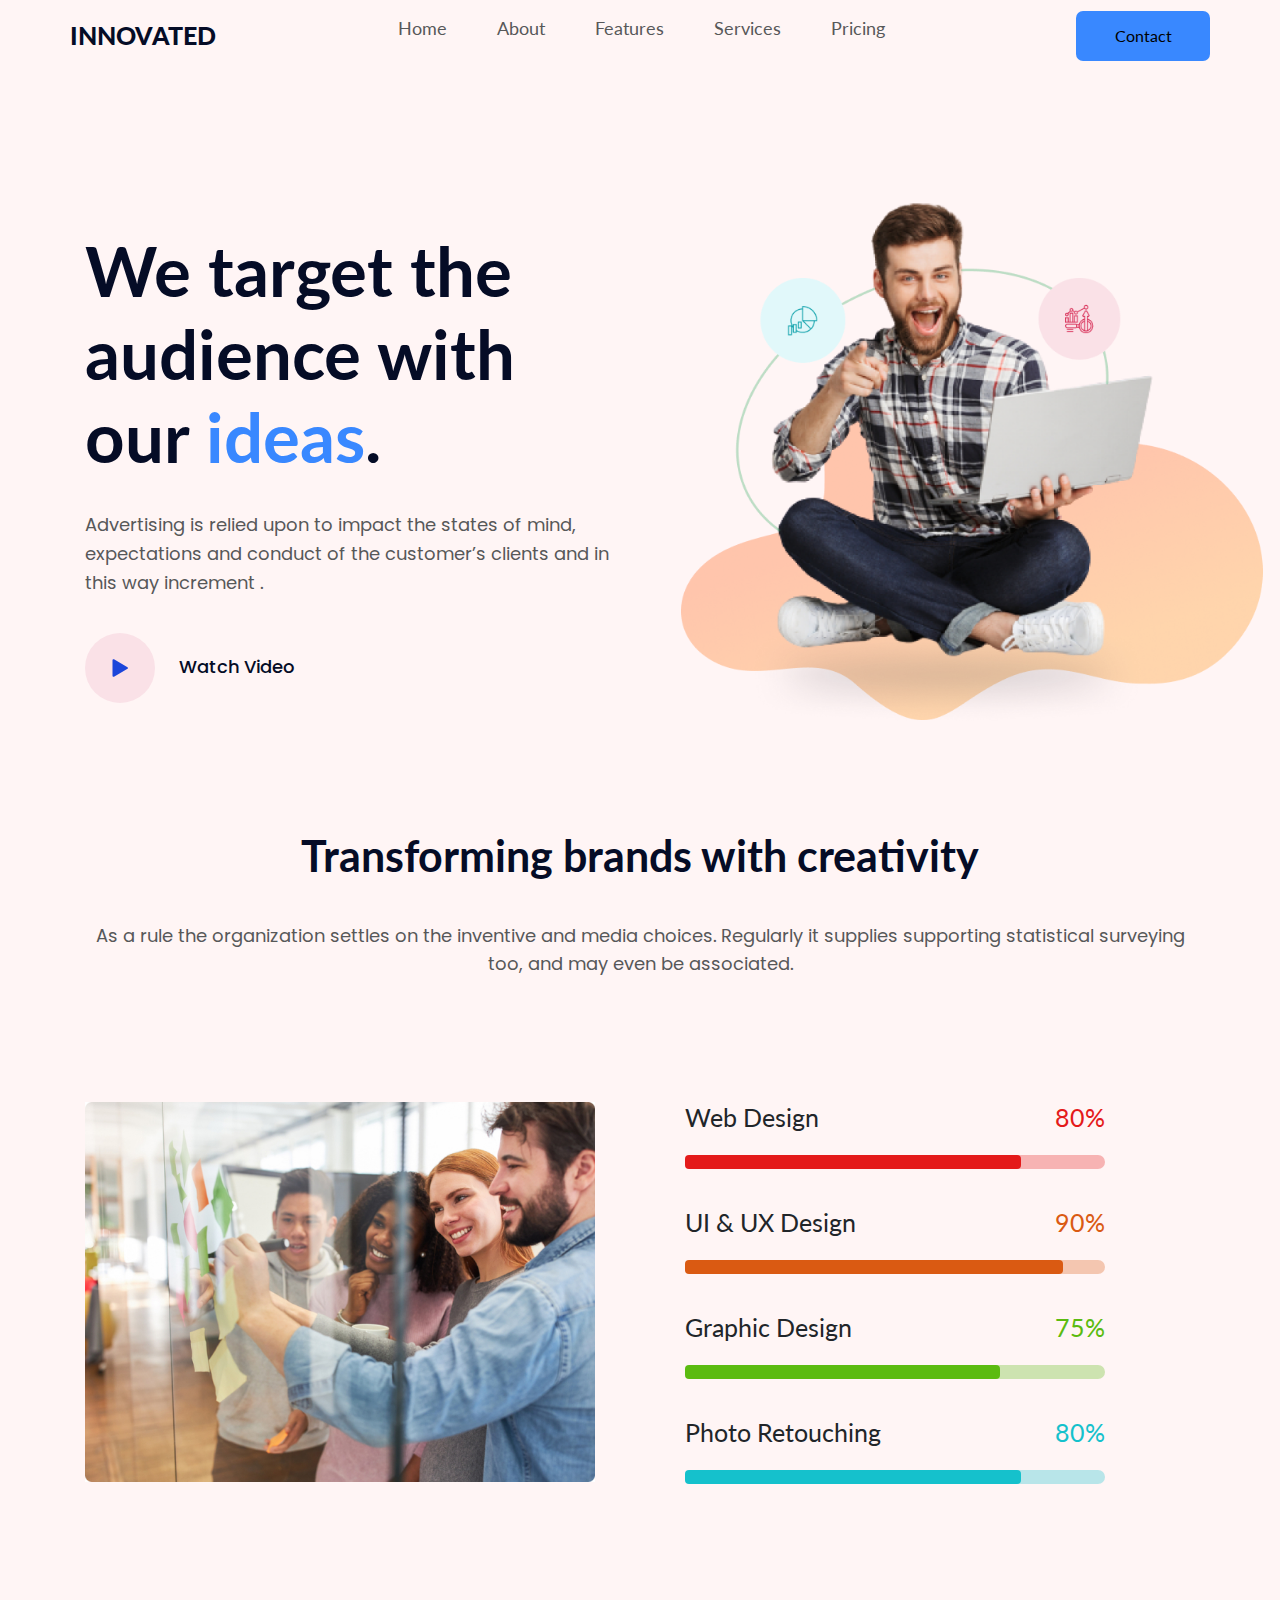
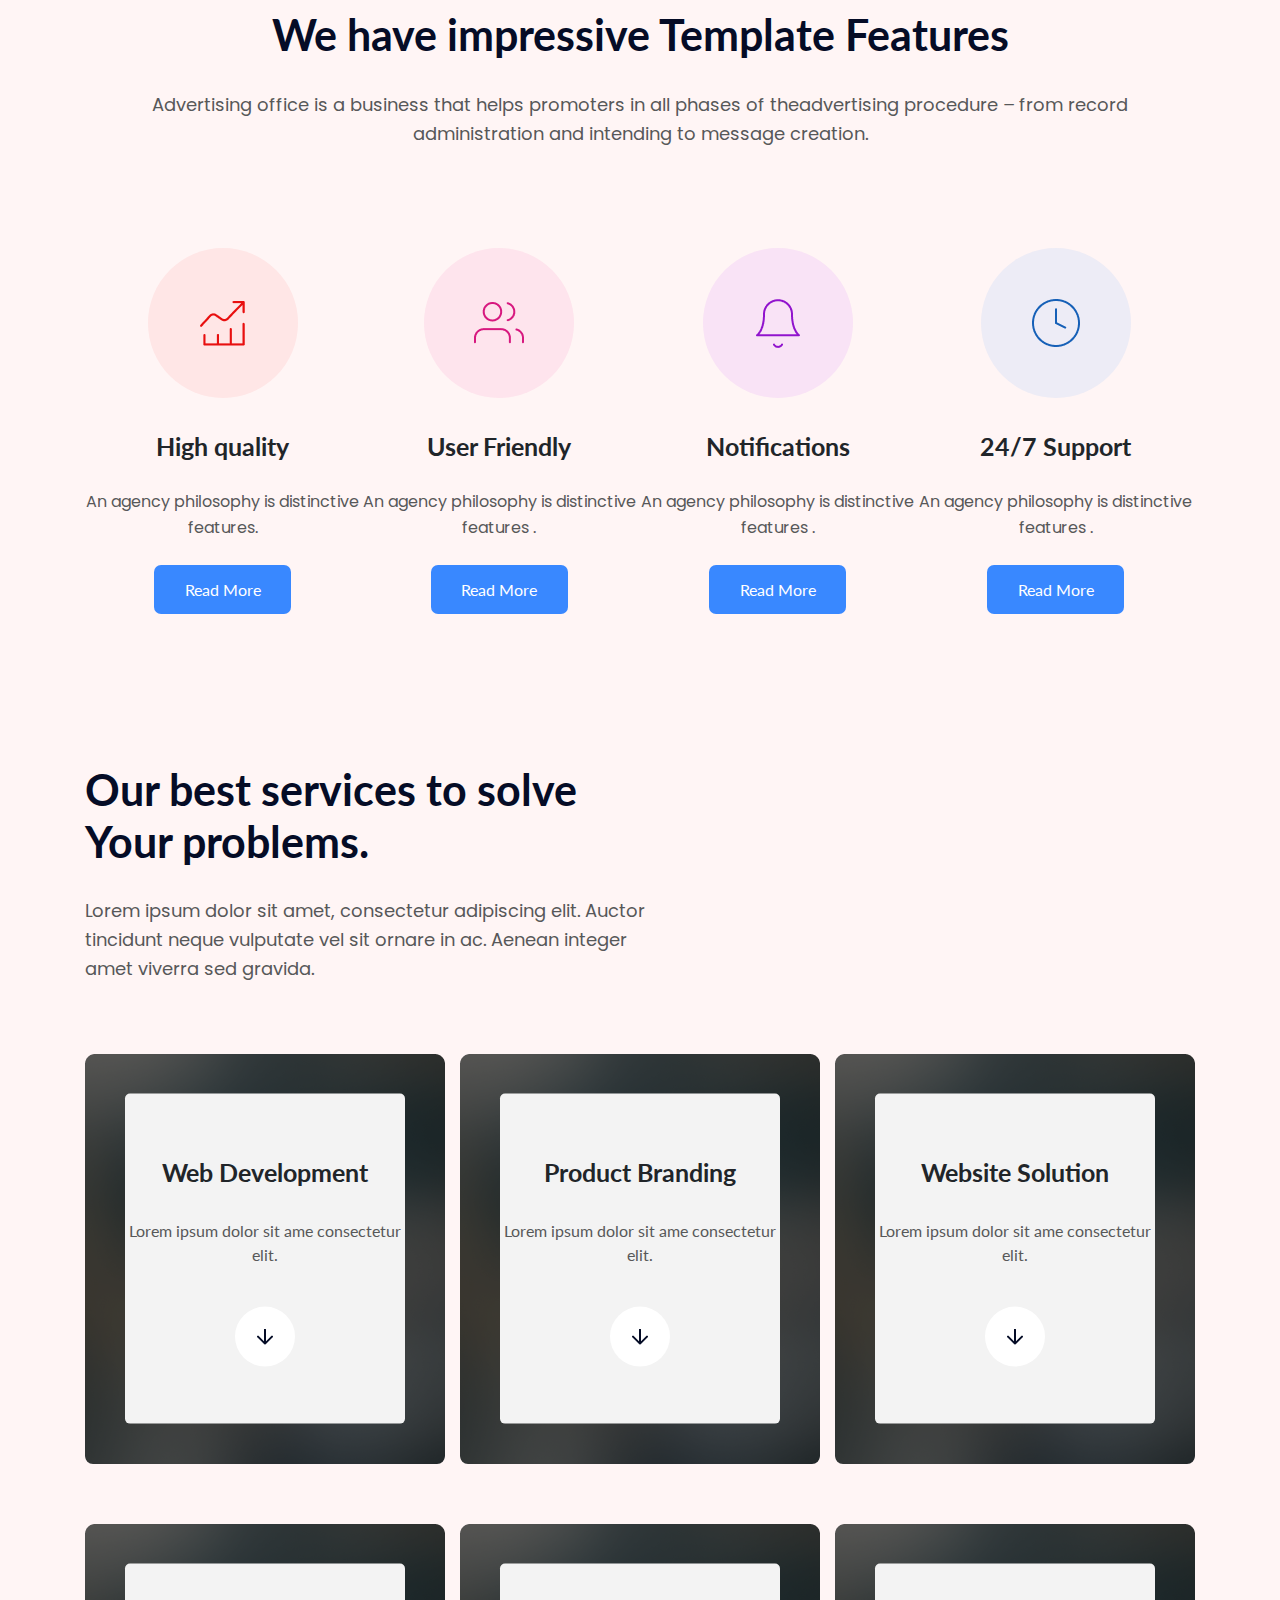
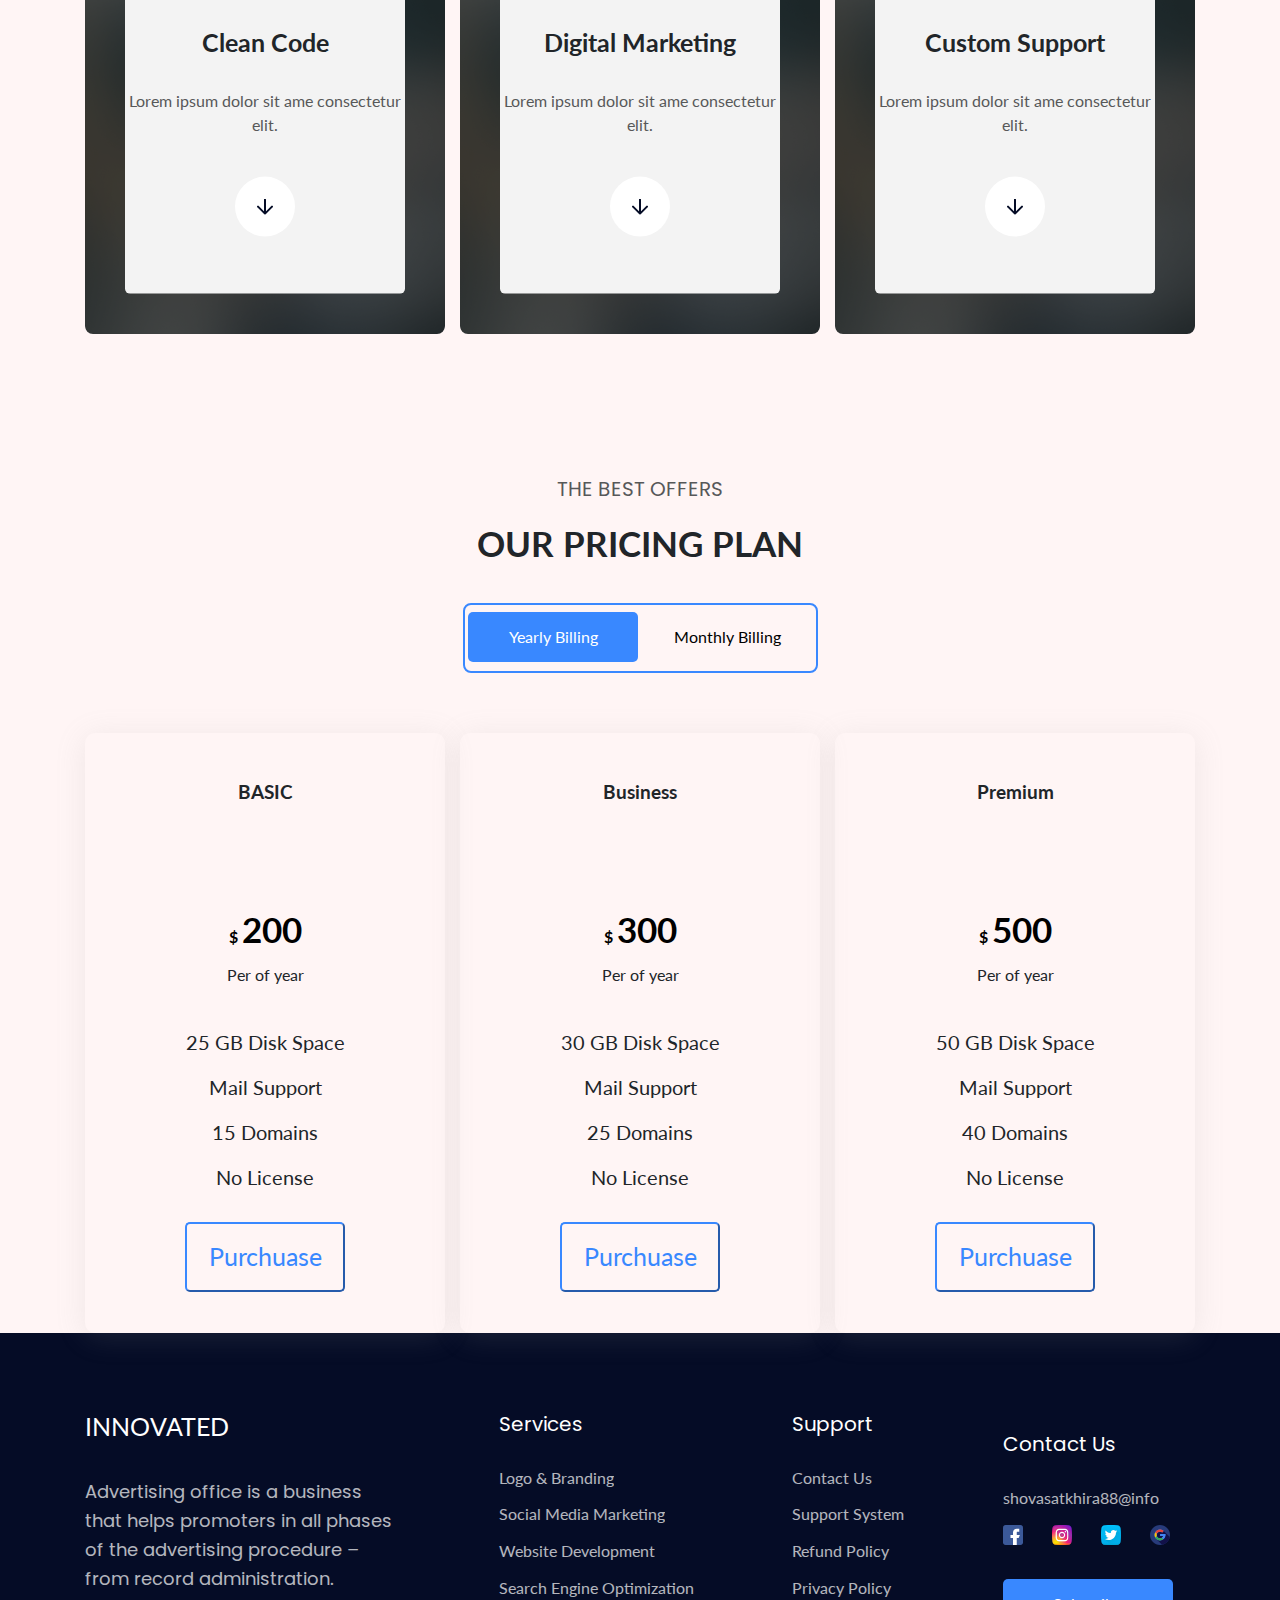
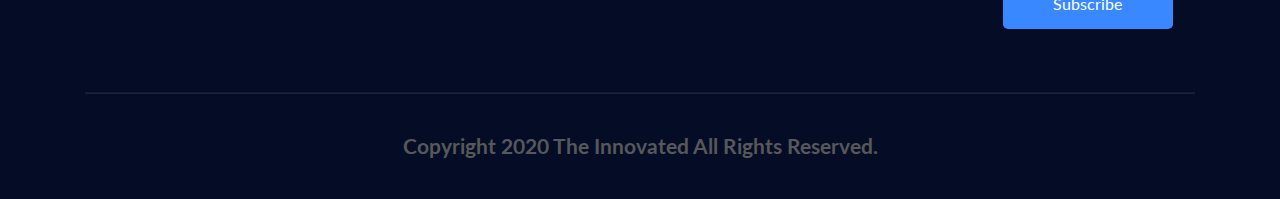
<file: projects/Innovated/index.html>
<!DOCTYPE html>
<html lang="en">
<head>
    <meta charset="UTF-8">
    <meta http-equiv="X-UA-Compatible" content="IE=edge">
    <meta name="viewport" content="width=device-width, initial-scale=1.0">
    
    <!-- Meta -->
    <!-- Primary Meta Tags -->
    <title>Innovated — target the audience with our ideas</title>
    <meta name="title" content="Innovated — target the audience with our ideas">
    <meta name="description" content="Impressive advertising with our creative ideas and best services.">

    <!-- Open Graph / Facebook -->
    <meta property="og:type" content="website">
    <meta property="og:url" content="https://metatags.io/">
    <meta property="og:title" content="Innovated — target the audience with our ideas">
    <meta property="og:description" content="Impressive advertising with our creative ideas and best services.">
    <meta property="og:image" content="https://metatags.io/assets/meta-tags-16a33a6a8531e519cc0936fbba0ad904e52d35f34a46c97a2c9f6f7dd7d336f2.png">

    <!-- Twitter -->
    <meta property="twitter:card" content="summary_large_image">
    <meta property="twitter:url" content="https://metatags.io/">
    <meta property="twitter:title" content="Innovated — target the audience with our ideas">
    <meta property="twitter:description" content="Impressive advertising with our creative ideas and best services.">
    <meta property="twitter:image" content="https://metatags.io/assets/meta-tags-16a33a6a8531e519cc0936fbba0ad904e52d35f34a46c97a2c9f6f7dd7d336f2.png">
    <!-- Favicon -->
    <link rel="apple-touch-icon" sizes="180x180" href="icons/favicon/apple-touch-icon.png">
    <link rel="icon" type="image/png" sizes="32x32" href="icons/favicon/favicon-32x32.png">
    <link rel="icon" type="image/png" sizes="16x16" href="icons/favicon/favicon-16x16.png">
    <link rel="manifest" href="icons/favicon/site.webmanifest">
    <link rel="mask-icon" href="icons/favicon/safari-pinned-tab.svg" color="#5bbad5">
    <meta name="msapplication-TileColor" content="#da532c">
    <meta name="theme-color" content="#ffffff">
    <link rel="stylesheet" href="css/bootstrap-grid.css">
    <link rel="stylesheet" href="css/bootstrap-reboot.css">
    <link rel="stylesheet" href="css/style.css">
</head>
<body>
    <header class="header">
        <div class="header__container">
            <a href="#" class="header__logo">INNOVATED</a>
            <div class="menu__desk">
                <ul class="menu__list-desk">
                    <li><a href="#" class="menu__link-desk">Home</a></li>
                    <li><a data-goto href="#about" class="menu__link-desk">About</a></li>
                    <li><a data-goto href="#features" class="menu__link-desk">Features</a></li>
                    <li><a data-goto href="#service" class="menu__link-desk">Services</a></li>
                    <li><a data-goto href="#prices" class="menu__link-desk">Pricing</a></li>
                </ul>
            </div>

            <button data-popup class="btn__nav">Contact</button>


            <div class="header__menu menu">
                <div class="menu__icon">
                    <span></span>
                </div>
                <nav class="menu__body">
                    <ul class="menu__list">
                        <li><a href="#" class="menu__link">Home</a></li>
                        <li><a data-goto href="#about" class="menu__link">About</a></li>
                        <li><a data-goto href="#features" class="menu__link">Features</a></li>
                        <li><a data-goto href="#service" class="menu__link">Services</a></li>
                        <li><a data-goto href="#prices" class="menu__link">Pricing</a></li>
                    </ul>
                </nav>
            </div>
        </div>
    </header>




    <section class="promo">
        <div class="container">
            <div class="promo__wrapper">
                <div class="promo__text">
                    <h1 class="title">We target the audience with our <span>ideas</span>.</h1>
                    <div class="section__text">Advertising is relied upon to impact the states of mind, expectations and conduct of the customer’s clients and in this way increment .</div>
                    
                    <div class="btns__block">
                        <a href="https://www.youtube.com/watch?v=jNQXAC9IVRw">
                            <div class="video__btn">
                                <div class="video__btn-icon">
                                    <img src="icons/promo/arrow.svg" alt="video">
                                </div>
                                <div class="video__btn-text">Watch Video</div>
                            </div>
                        </a>
                    </div>
                </div>
            </div>
        </div>
    </section>

    <section class="statistics" id="about">
        <div class="container">
            <div class="statistics__wrapper">
                <h2 class="title">Transforming brands with creativity</h2>
                <div class="section__text">As a rule the organization settles on the inventive and media choices. Regularly it supplies supporting statistical surveying too, and may even be associated.</div>
                <div class="statistics__inner">
                    <div class="statistics__bg">
                    </div>
                    <div class="statistics__inner-bars">
                        <div class="statistics__inner-item webdes">
                            <div class="statistics__title">Web Design</div>
                            <div class="statistics__counter">80%</div>
                            <div class="statistics__line">
                                <span></span>
                            </div>
                        </div>
                        <div class="statistics__inner-item uides">
                            <div class="statistics__title">UI & UX Design</div>
                            <div class="statistics__counter">90%</div>
                            <div class="statistics__line">
                                <span></span>
                            </div>
                        </div>
                        <div class="statistics__inner-item graphdes">
                            <div class="statistics__title">Graphic Design</div>
                            <div class="statistics__counter">75%</div>
                            <div class="statistics__line">
                                <span></span>
                            </div>
                        </div>
                        <div class="statistics__inner-item photoret">
                            <div class="statistics__title">Photo Retouching</div>
                            <div class="statistics__counter">80%</div>
                            <div class="statistics__line">
                                <span></span>
                            </div>
                        </div>
                    </div>
                </div>
            </div>
        </div>
    </section>
    <section class="templates" id="features">
        <div class="container">
            <h2 class="title">We have impressive Template Features</h2>
            <div class="section__text">Advertising office is a business that helps promoters in all phases of theadvertising procedure – from record administration and intending to message creation.</div>
            <div class="templates__wrapper">
                <div class="templates__item">
                    <div class="template__item-icon template__item-icon-1">
                        <img src="icons/templates/quality.png" alt="high quality">
                    </div>
                    <h2 class="template__item-title">
                        High quality
                    </h2>
                    <div class="template__item-descr">
                        An agency philosophy is distinctive features.
                    </div>
                    <button  data-popupthx class="template__item-button">Read More</button>
                </div>
                <div class="templates__item">
                    <div class="template__item-icon template__item-icon-2">
                        <img src="icons/templates/userfriendly.png" alt="user friendly">
                    </div>
                    <h2 class="template__item-title">
                        User Friendly
                    </h2>
                    <div class="template__item-descr">
                        An agency philosophy is distinctive features .
                    </div>
                    <button data-popupthx class="template__item-button">Read More</button>
                </div>
                <div class="templates__item">
                    <div class="template__item-icon template__item-icon-3">
                        <img src="icons/templates/notifications.png" alt="notifications">
                    </div>
                    <h2 class="template__item-title">
                        Notifications
                    </h2>
                    <div class="template__item-descr">
                        An agency philosophy is distinctive features .
                    </div>
                    <button data-popupthx class="template__item-button">Read More</button>
                </div>
                <div class="templates__item">
                    <div class="template__item-icon template__item-icon-4">
                        <img src="icons/templates/support.png" alt="support">
                    </div>
                    <h2 class="template__item-title">
                        24/7 Support
                    </h2>
                    <div class="template__item-descr">
                        An agency philosophy is distinctive features .
                    </div>
                    <button data-popupthx class="template__item-button">Read More</button>
                </div>
            </div>
        </div>
    </section>

    <section class="solutions" id="service">
        <div class="container">
            <div class="solutions__wrapper">
                <h2 class="title">Our best services to solve <br> Your problems.</h2>
                <div class="section__text">Lorem ipsum dolor sit amet, consectetur adipiscing elit. Auctor tincidunt neque vulputate vel sit ornare in ac. Aenean integer amet viverra sed gravida.</div>
                <div class="solutions__body">
                    <div class="solutions__item solutions__item-webdev">
                        <div class="blur"></div>
                        <div class="solutions__inner">
                            <h3 class="solutions__inner-title">Web Development</h3>
                            <div class="solutions__inner-descr">Lorem ipsum dolor sit ame consectetur elit.</div>
                            <div data-popupthx class="solutions__inner-icon">
                                <img src="icons/solutions/arrow.svg" alt="arrow">
                            </div>
                        </div>
                    </div>
                    <div class="solutions__item solutions__item-prodbrand">
                        <div class="solutions__inner">
                            <h3 class="solutions__inner-title">Product Branding</h3>
                            <div class="solutions__inner-descr">Lorem ipsum dolor sit ame consectetur elit.</div>
                            <div data-popupthx class="solutions__inner-icon">
                                <img src="icons/solutions/arrow.svg" alt="arrow">
                            </div>
                        </div>
                    </div>
                    <div class="solutions__item solutions__item-websol">
                        <div class="solutions__inner">
                            <h3 class="solutions__inner-title">Website Solution</h3>
                            <div class="solutions__inner-descr">Lorem ipsum dolor sit ame consectetur elit.</div>
                            <div data-popupthx class="solutions__inner-icon">
                                <img src="icons/solutions/arrow.svg" alt="arrow">
                            </div>
                        </div>
                    </div>
                    <div class="solutions__item solutions__item-cleancode">
                        <div class="solutions__inner">
                            <h3 class="solutions__inner-title">Clean Code</h3>
                            <div class="solutions__inner-descr">Lorem ipsum dolor sit ame consectetur elit.</div>
                            <div data-popupthx class="solutions__inner-icon">
                                <img src="icons/solutions/arrow.svg" alt="arrow">
                            </div>
                        </div>
                    </div>
                    <div class="solutions__item solutions__item-digmarket">
                        <div class="solutions__inner">
                            <h3 class="solutions__inner-title">Digital Marketing</h3>
                            <div class="solutions__inner-descr">Lorem ipsum dolor sit ame consectetur elit.</div>
                            <div data-popupthx class="solutions__inner-icon">
                                <img src="icons/solutions/arrow.svg" alt="arrow">
                            </div>
                        </div>
                    </div>
                    <div class="solutions__item solutions__item-custsupp">
                        <div class="solutions__inner">
                            <h3 class="solutions__inner-title">Custom Support</h3>
                            <div class="solutions__inner-descr">Lorem ipsum dolor sit ame consectetur elit.</div>
                            <div data-popupthx class="solutions__inner-icon">
                                <img src="icons/solutions/arrow.svg" alt="arrow">
                            </div>
                        </div>
                    </div>
                </div>
            </div>
        </div>
    </section>

    <section class="prices" id="prices">
        <div class="container">
            <div class="prices__wrapper">
                <div class="title__upper">THE BEST OFFERS</div>
                <h2 class="section__title">OUR PRICING PLAN</h2>
                <div class="prices__modals">
                    <button class="prices__modals-btn prices__modals-btn_active" data-tab="#tab_1">Yearly Billing</button>
                    <button class="prices__modals-btn" data-tab="#tab_2">Monthly Billing</button>
                </div>
                <div class="monthly monthly_active" id="tab_1">
                    <div class="prices__body">
                        <div data-price class="prices__item">
                            <div class="prices__item-header">
                                <h3 class="prices__item-title">BASIC</h3>
                            </div>
                            <div class="prices__item-inner">
                                <div class="prices__item-price">
                                    <h3 class="cost">$ <span>200</span></h3>
                                    <div class="period">Per of year</div>
                                </div>
                                <div class="prices__item-options">
                                    <div class="prices__option">25 GB Disk Space</div>
                                    <div class="prices__option">Mail Support</div>
                                    <div class="prices__option">15 Domains</div>
                                    <div class="prices__option">No License</div>
                                </div>
                                <button data-popupthx class="prices__item-btn">Purchuase</button>
                            </div>
                        </div>
                        <div class="prices__item _active">
                            <div class="prices__item-header">
                                <h3 class="prices__item-title">Business</h3>
                            </div>
                            <div class="prices__item-inner">
                                <div class="prices__item-price">
                                    <h3 class="cost">$ <span>300</span></h3>
                                    <div class="period">Per of year</div>
                                </div>
                                <div class="prices__item-options">
                                    <div class="prices__option">30 GB Disk Space</div>
                                    <div class="prices__option">Mail Support</div>
                                    <div class="prices__option">25 Domains</div>
                                    <div class="prices__option">No License</div>
                                </div>
                                <button data-popupthx class="prices__item-btn">Purchuase</button>
                            </div>
                        </div>
                        <div class="prices__item">
                            <div class="prices__item-header">
                                <h3 class="prices__item-title">Premium</h3>
                            </div>
                            <div class="prices__item-inner">
                                <div class="prices__item-price">
                                    <h3 class="cost">$ <span>500</span></h3>
                                    <div class="period">Per of year</div>
                                </div>
                                <div class="prices__item-options">
                                    <div class="prices__option">50 GB Disk Space</div>
                                    <div class="prices__option">Mail Support</div>
                                    <div class="prices__option">40 Domains</div>
                                    <div class="prices__option">No License</div>
                                </div>
                                <button data-popupthx class="prices__item-btn">Purchuase</button>
                            </div>
                        </div>
                    </div>
                </div>
                <div class="monthly monthly_hidden" id="tab_2">
                    <div class="prices__body">
                        <div class="prices__item">
                            <div class="prices__item-header">
                                <h3 class="prices__item-title">BASIC</h3>
                            </div>
                            <div class="prices__item-inner">
                                <div class="prices__item-price">
                                    <h3 class="cost">$ <span>20</span></h3>
                                    <div class="period">Per of month</div>
                                </div>
                                <div class="prices__item-options">
                                    <div class="prices__option">25 GB Disk Space</div>
                                    <div class="prices__option">Mail Support</div>
                                    <div class="prices__option">15 Domains</div>
                                    <div class="prices__option">No License</div>
                                </div>
                                <button data-popupthx class="prices__item-btn">Purchuase</button>
                            </div>
                        </div>
                        <div class="prices__item _active">
                            <div class="prices__item-header">
                                <h3 class="prices__item-title">Business</h3>
                            </div>
                            <div class="prices__item-inner">
                                <div class="prices__item-price">
                                    <h3 class="cost">$ <span>30</span></h3>
                                    <div class="period">Per of month</div>
                                </div>
                                <div class="prices__item-options">
                                    <div class="prices__option">30 GB Disk Space</div>
                                    <div class="prices__option">Mail Support</div>
                                    <div class="prices__option">25 Domains</div>
                                    <div class="prices__option">No License</div>
                                </div>
                                <button data-popupthx class="prices__item-btn">Purchuase</button>
                            </div>
                        </div>
                        <div class="prices__item">
                            <div class="prices__item-header">
                                <h3 class="prices__item-title">Premium</h3>
                            </div>
                            <div class="prices__item-inner">
                                <div class="prices__item-price">
                                    <h3 class="cost">$ <span>50</span></h3>
                                    <div class="period">Per of month</div>
                                </div>
                                <div class="prices__item-options">
                                    <div class="prices__option">50 GB Disk Space</div>
                                    <div class="prices__option">Mail Support</div>
                                    <div class="prices__option">40 Domains</div>
                                    <div class="prices__option">No License</div>
                                </div>
                                <button data-popupthx class="prices__item-btn">Purchuase</button>
                            </div>
                        </div>
                    </div>
                </div>
                
            </div>
        </div>
    </section>

    <footer>
        <div class="container">
            <div class="footer__wrapper">
                <div class="footer__blocks">
                    <div class="footer__about">
                        <a href="#" class="header__logo">INNOVATED</a>
                        <div class="footer__about-descr">
                            Advertising office is a business that helps promoters in all phases of the advertising procedure – from record administration.
                        </div>
                    </div>
                    <div class="footer__services">
                        <div class="footer__title">Services</div>
                        <div class="subtitle__wrapper">
                            <div class="footer__subtitle"><a data-popupthx href="#">Logo & Branding</a></div>
                            <div class="footer__subtitle"><a data-popupthx href="#">Social Media Marketing</a></div>
                            <div class="footer__subtitle"><a data-popupthx href="#">Website Development</a></div>
                            <div class="footer__subtitle"><a data-popupthx href="#">Search Engine Optimization</a></div>
                        </div>
                    </div>
                    <div class="footer__support">
                        <div class="footer__title">Support</div>
                        <div class="subtitle__wrapper">
                            <div class="footer__subtitle"><a data-popupthx href="#">Contact Us</a></div>
                            <div class="footer__subtitle"><a data-popupthx href="#">Support System</a></div>
                            <div class="footer__subtitle"><a data-popupthx href="#">Refund Policy</a></div>
                            <div class="footer__subtitle"><a data-popupthx href="#">Privacy Policy</a></div>
                        </div>
                    </div>
                    <div class="footer__contact">
                        <div class="footer__title">Contact Us</div>
                        <div class="subtitle__wrapper">
                            <div class="footer__subtitle">
                                <a href="mailto:shovasatkhira88@info">shovasatkhira88@info</a>
                            </div>
                            <div class="footer__socials">
                                <a data-popupthx href="#"><img src="icons/footer/facebook.svg" alt="facebook"></a>
                                <a data-popupthx href="#"><img src="icons/footer/insta.svg" alt="instagram"></a>
                                <a data-popupthx href="#"><img src="icons/footer/twitter.svg" alt="twitter"></a>
                                <a data-popupthx href="#"><img src="icons/footer/googplus.svg" alt="googlePlus"></a>
                            </div>
                            <div class="footer__btn-wrapper">
                                <button data-popup class="footer__subscribe">Subscribe</button>
                            </div>
                        </div>
                    </div>
                </div>
                <div class="line__wrapper">
                    <hr>
                </div>
                <div class="footer__rigths">
                    <h3 class="rigths">Copyright 2020 The Innovated All Rights Reserved.</h3>
                </div>
            </div>
        </div>
    </footer>

    <div class="overlay overlay-hidden">
        <div class="thx__popup thx__popup-hidden">
            <div data-close class="popup__close">&times;</div>
            <div class="popup__title">Thank you for your interest in my demonstration work!</div>
            <div class="popup__descr">This website was developed for demonstration only and if you are interested in cooperation with me or you have any ideas how to improve my work, please feel free to contact me in following ways:</div>
            <div class="personal__links">
            <a href="https://www.facebook.com/eugen.fortyone.1/"><img src="icons/popupthx/facebook.svg" alt="facebook"></a>
            <a href="https://www.instagram.com/fleyteug/"><img src="icons/popupthx/instagram.svg" alt="instagram"></a>
            <a href="https://t.me/fleyteug"><img src="icons/popupthx/telegram.svg" alt="telegram"></a>
            <a href="mailto:fleyteug@gmail.com"><img src="icons/popupthx/gmail.svg" alt="Gmail"></a>
            </div>
            <div class="popup__btn-wrapper">
                <button data-closebtn class="button__close">Got it!</button>
            </div>
        </div>

        <div class="form__popup form__popup-hidden" id="formrequest">
            <div data-closeform class="popup__close">&times;</div>
            <div class="popup__title">Just complete the following form </div>
            <div class="popup__descr">and we will provide you with additional information!</div>
            <form class="form" action="#">
                <input required class="popup__input _name _req" name="name" placeholder="Your name" type="text">
                <input required class="popup__input _phone _req" name="phone" placeholder="Your phone number">
                <input required class="popup__input _email _req " name="email" placeholder="Your E-mail" type="email">

                <div class="checkbox">
                    <input id="formAgreement" type="checkbox" checked name="agreement"  class="checkbox__input _req">
                    <label for="formAgreement" class="checkbox__label"><span>I agree with private policy and I grant the administration of INNOVATED web site to research my personal data.</span></label>
                </div>

                <div class="form__popup_btn-wrapper">
                    <button data-submit class="submit" type="button">Submit</button>
                </div>
            </form>
        </div>
    </div>
    

    <script src="js/script.js"></script>
</body>
</html>
</file>
<file: projects/Innovated/css/style.css>
@import url("https://fonts.googleapis.com/css2?family=Lato&display=swap");

@import url("https://fonts.googleapis.com/css2?family=Poppins&display=swap");

* {
  font-family: 'Lato', sans-serif;
}

body {
  background-color: #FFF5F5;
}

body._lock {
  overflow: hidden;
}

.container {
  width: 1224px;
  margin: 0 auto;
}

.title {
  color: #050C26;
  font-family: Lato;
  font-size: 69px;
  line-height: 120%;
  width: 550px;
}

.title span {
  color: #3988FF;
}

.section__text {
  width: 530px;
  font-family: Poppins;
  font-size: 18px;
  line-height: 160%;
  color: #575859;
}

.section__text_first {
  color: #050C26;
  padding-bottom: 10px;
  font-size: 40px;
}

.section__text_second {
  color: #575859;
}

.section__text_main {
  font-size: 47px;
  color: #575859;
  text-align: left;
}

.header {
  top: 0;
  left: 0;
  width: 100%;
  height: 80px;
  z-index: 10;
}

.header__container {
  max-width: 1200px;
  margin: 0 auto;
  display: flex;
  padding: 0px 30px;
  align-items: center;
  justify-content: space-between;
  min-height: 72px;
}

.header .menu__body {
  position: fixed;
  top: 0;
  left: -100%;
  width: 100%;
  height: 100%;
  background-color: rgba(0, 0, 0, 0.9);
  padding: 100px 30px 30px 30px;
  transition: all 0.1s ease 0s;
}

.header .menu__body._active {
  left: 0;
  z-index: 8;
}

.header .menu__list {
  flex-direction: column;
  align-items: flex-start;
}

.header .menu__list li {
  margin-left: 20px;
  list-style-type: none;
}

.header .menu__list li .menu__link {
  position: relative;
  text-decoration: none;
  color: #3988FF;
  font-size: 35px;
}

.header .menu__list li .menu__link:before {
  content: '';
  position: absolute;
  left: -35px;
  top: 10px;
  width: 15px;
  height: 15px;
  border: 1px solid #3988FF;
  border-radius: 100%;
}

.header .menu__list li .menu__link:hover:before {
  background-color: #36A6A2;
  transition: all 0.6s;
}

.header .menu__icon {
  z-index: 9;
  display: none;
  position: relative;
  width: 30px;
  height: 18px;
  cursor: pointer;
}

.header .menu__icon span,
.header .menu__icon::before,
.header .menu__icon::after {
  left: 0;
  position: absolute;
  height: 10%;
  width: 100%;
  transition: all 0.3s ease 0s;
  background-color: #3988FF;
}

.header .menu__icon::before,
.header .menu__icon::after {
  content: "";
}

.header .menu__icon::before {
  top: 0;
}

.header .menu__icon::after {
  bottom: 0;
}

.header .menu__icon span {
  top: 50%;
  transform: scale(1) translate(0px, -50%);
}

.header .menu__icon._active span {
  transform: scale(0) translate(0px, -50%);
}

.header .menu__icon._active::before {
  top: 50%;
  transform: rotate(-45deg) translate(0px, -50%);
}

.header .menu__icon._active::after {
  bottom: 50%;
  transform: rotate(45deg) translate(0px, 50%);
}

.header .menu__desk {
  margin: 0 auto;
}

.header .menu__list-desk {
  display: flex;
  justify-content: space-between;
  list-style-type: none;
  font-family: Poppins;
  font-style: normal;
  font-weight: normal;
  font-size: 18px;
  line-height: 160%;
}

.header .menu__list-desk li {
  padding-right: 50px;
}

.header .menu__list-desk .menu__link-desk {
  color: #575859;
  transition: 0.5s;
}

.header .menu__list-desk .menu__link-desk:hover {
  color: #3988FF;
  transition: 0.5s;
  text-decoration: none;
}

.header .header__logo {
  color: #050C26;
  font-family: Lato;
  font-style: normal;
  font-weight: 900;
  font-size: 25px;
  line-height: 150%;
  text-decoration: none;
}

.promo {
  padding: 100px 0px 100px;
  height: 100%;
  z-index: 5;
  background: url("../img/promo_man.png") no-repeat 100%/cover;
  background-size: 740px;
}

.promo .promo__wrapper {
  padding: 50px 0 0;
  display: flex;
  justify-content: space-between;
}

.promo .section__text {
  padding-top: 25px;
}

.promo .btns__block {
  margin-top: 35px;
  width: 210px;
  display: block;
  cursor: pointer;
}

.promo .btns__block a {
  text-decoration: none;
}

.promo .btns__block .video__btn {
  display: flex;
  justify-content: space-between;
}

.promo .btns__block .video__btn .video__btn-icon {
  display: flex;
  justify-content: center;
  align-items: center;
  height: 70px;
  width: 70px;
  background-color: #FAE1E7;
  border-radius: 100%;
}

.promo .btns__block .video__btn .video__btn-text {
  font-family: Poppins;
  font-weight: 500;
  font-size: 18px;
  line-height: 160%;
  color: #050C26;
  display: flex;
  align-items: center;
  justify-content: center;
}

.overlay-show {
  position: fixed;
  width: 100%;
  height: 100%;
  top: 0;
  background-color: rgba(0, 0, 0, 0.85);
  transition: all 1s;
}

.overlay-hidden {
  display: none;
  transition: all 1s;
}

.thx__popup-show {
  position: absolute;
  top: 50%;
  left: 50%;
  transform: translate(-50%, -50%);
  width: 380px;
  min-height: 400px;
  background-color: #FFF5F5;
  padding: 38px 40px 40px 40px;
  border-radius: 7px;
  transition: all 1s;
}

.thx__popup-show .popup__close {
  position: absolute;
  top: 0;
  right: -40px;
  font-size: 40px;
  line-height: 21px;
  color: #1673FF;
  cursor: pointer;
}

.thx__popup-show .popup__title {
  text-align: center;
  font-size: 22px;
  line-height: 135%;
  color: black;
  font-family: 'Poppins';
}

.thx__popup-show .popup__descr {
  text-align: center;
  font-size: 16px;
  margin-top: 20px;
  font-family: 'Poppins';
}

.thx__popup-show .personal__links {
  width: 190px;
  margin: 0 auto;
  padding-top: 12px;
  display: flex;
  justify-content: space-between;
  text-align: center;
}

.thx__popup-show .personal__links img {
  width: 16px;
  height: 16px;
}

.thx__popup-show .popup__btn-wrapper {
  text-align: center;
  margin-top: 28px;
}

.thx__popup-show .button__close {
  margin-top: 12px;
  margin-bottom: 12px;
  width: 140px;
  height: 50px;
  background-color: inherit;
  border-color: #3988FF;
  border-radius: 5px;
  color: #3988FF;
  font-size: 25px;
  font-family: Lato;
  transition: all 1s;
}

.thx__popup-show .button__close:hover {
  color: #ffff;
  background-color: #3988FF;
  transition: all 1s;
}

.thx__popup-hidden {
  display: none;
}

.form__popup-show {
  position: absolute;
  top: 50%;
  left: 50%;
  transform: translate(-50%, -50%);
  width: 380px;
  min-height: 400px;
  background-color: #FFF5F5;
  padding: 38px 40px 40px 40px;
  border-radius: 7px;
}

.form__popup-show .popup__close {
  position: absolute;
  top: 0;
  right: -40px;
  font-size: 40px;
  line-height: 21px;
  color: #1673FF;
  cursor: pointer;
}

.form__popup-show .popup__title {
  text-align: center;
  font-size: 22px;
  line-height: 135%;
  color: black;
  font-family: 'Poppins';
}

.form__popup-show .popup__descr {
  text-align: center;
  font-size: 16px;
  margin-top: 20px;
  font-family: 'Poppins';
}

.form__popup-show form {
  padding-top: 10px;
}

.form__popup-show .popup__input {
  width: 100%;
  padding-bottom: 3px;
  margin-bottom: 13px;
  outline: none;
  border-radius: 3px;
  border-width: 0px;
}

.form__popup-show .popup__input:focus {
  box-shadow: 0 0 20px #1673FF;
}

.form__popup-show .checkbox {
  display: flex;
  flex-direction: row;
}

.form__popup-show .checkbox .checkbox__label {
  position: relative;
  font-size: 10px;
  left: 10px;
  bottom: 3px;
}

.form__popup-show .form__popup_btn-wrapper {
  text-align: center;
}

.form__popup-show .submit {
  margin-top: 12px;
  margin-bottom: 12px;
  width: 140px;
  height: 50px;
  background-color: inherit;
  border-color: #3988FF;
  border-radius: 5px;
  color: #3988FF;
  font-size: 25px;
  font-family: Lato;
  transition: all 1s;
}

.form__popup-show .submit:hover {
  color: #ffff;
  background-color: #3988FF;
  transition: all 1s;
}

.form__popup-hidden {
  display: none;
}

.btn__main {
  width: 220px;
  height: 45px;
  background-color: #3988FF;
  border-radius: 10px;
  border-width: 0;
  transition: all 1s;
}

.btn__main a {
  color: #ffff;
  font-size: 18px;
  text-decoration: none;
  transition: all 1s;
}

.btn__main:hover {
  background-color: #36A6A2;
  transition: all 1s;
}

.btn__main:hover a {
  color: #575859;
  transition: all 1s;
}

.btn__nav {
  width: 134px;
  height: 50px;
  background-color: #3988FF;
  border-radius: 7px;
  border-width: 0;
  transition: all 1s;
}

.btn__nav a {
  color: #ffff;
  font-size: 18px;
  text-decoration: none;
  transition: all 1s;
}

.btn__nav:hover {
  background-color: #36A6A2;
  transition: all 1s;
}

.btn__nav:hover a {
  color: #ffff;
  transition: all 1s;
}

.statistics {
  padding: 25px 0px;
}

.statistics__wrapper .title {
  text-align: center;
  width: auto;
  font-size: 43px;
  line-height: 130%;
}

.statistics__wrapper .section__text {
  padding-top: 30px;
  width: auto;
  font-size: 18px;
  text-align: center;
}

.statistics__wrapper .statistics__bg {
  background: url("../img/statistics_bg.jpg") no-repeat 0%/cover;
  width: 510px;
  background-size: 100%;
}

.statistics__wrapper .statistics__bg img {
  width: 100%;
}

.statistics__wrapper .statistics__inner {
  padding: 120px 0px 100px;
  display: flex;
}

.statistics__wrapper .statistics__inner-bars {
  justify-content: end;
  display: grid;
  grid-template: repeat(4, minmax(70px, auto))/repeat(1, 420px);
  column-gap: 45px;
  row-gap: 35px;
  margin: 0 auto;
}

.statistics__wrapper .statistics__inner-bars .statistics__inner-item {
  display: grid;
  grid-template: minmax(21px, auto) 14px/200px 50px;
  justify-content: space-between;
  align-content: space-between;
}

.statistics__wrapper .statistics__inner-bars .statistics__inner-item .statistics__title {
  text-align: start;
  font-family: Lato;
  font-size: 25px;
}

.statistics__wrapper .statistics__inner-bars .statistics__inner-item .statistics__counter {
  font-family: Lato;
  font-size: 25px;
}

.statistics__wrapper .statistics__inner-bars .statistics__inner-item .statistics__line {
  width: 420px;
  height: 14px;
  background-color: #000;
  border-radius: 15px;
}

.statistics__wrapper .statistics__inner-bars .statistics__inner-item .statistics__line span {
  display: block;
  height: 100%;
  background-color: red;
  border-radius: 4px;
  width: 75%;
}

.statistics__wrapper .statistics__inner-bars .webdes .statistics__line {
  background-color: rgba(228, 26, 26, 0.3);
}

.statistics__wrapper .statistics__inner-bars .webdes .statistics__line span {
  background-color: #E41A1A;
}

.statistics__wrapper .statistics__inner-bars .webdes .statistics__counter {
  color: #E41A1A;
}

.statistics__wrapper .statistics__inner-bars .uides .statistics__line {
  background-color: rgba(218, 90, 18, 0.3);
}

.statistics__wrapper .statistics__inner-bars .uides .statistics__line span {
  background-color: #DA5A12;
}

.statistics__wrapper .statistics__inner-bars .uides .statistics__counter {
  color: #DA5A12;
}

.statistics__wrapper .statistics__inner-bars .graphdes .statistics__line {
  background-color: rgba(91, 187, 16, 0.3);
}

.statistics__wrapper .statistics__inner-bars .graphdes .statistics__line span {
  background-color: #5BBB10;
}

.statistics__wrapper .statistics__inner-bars .graphdes .statistics__counter {
  color: #5BBB10;
}

.statistics__wrapper .statistics__inner-bars .photoret .statistics__line {
  background-color: rgba(21, 193, 204, 0.3);
}

.statistics__wrapper .statistics__inner-bars .photoret .statistics__line span {
  background-color: #15C1CC;
}

.statistics__wrapper .statistics__inner-bars .photoret .statistics__counter {
  color: #15C1CC;
}

.templates .title {
  font-size: 43px;
  text-align: center;
  width: unset;
  margin: 0 auto;
}

.templates .section__text {
  margin-top: 30px;
  width: initial;
  text-align: center;
}

.templates .templates__wrapper {
  margin-top: 100px;
  display: flex;
  justify-content: space-between;
}

.templates .templates__wrapper .template__item-icon {
  display: flex;
  justify-content: center;
  align-items: center;
  margin: 0 auto;
  width: 150px;
  height: 150px;
  border-radius: 100%;
}

.templates .templates__wrapper .template__item-icon-1 {
  background-color: rgba(255, 96, 96, 0.1);
}

.templates .templates__wrapper .template__item-icon-2 {
  background-color: rgba(243, 83, 170, 0.1);
}

.templates .templates__wrapper .template__item-icon-3 {
  background-color: rgba(197, 72, 255, 0.1);
}

.templates .templates__wrapper .template__item-icon-4 {
  background-color: rgba(79, 158, 252, 0.1);
}

.templates .templates__wrapper .template__item-title {
  padding: 30px 0 15px;
  font-size: 25px;
  line-height: 150%;
  text-align: center;
}

.templates .templates__wrapper .template__item-descr {
  text-align: center;
  font-family: Poppins;
  font-size: 16px;
  line-height: 160%;
  color: #575859;
  padding-bottom: 25px;
}

.templates .templates__wrapper .template__item-button {
  margin-top: 25px;
  display: block;
  margin: 0 auto;
  width: 137px;
  height: 49px;
  background-color: #3988FF;
  color: #ffff;
  border-radius: 7px;
  border-width: 0;
  transition: all 1s;
}

.solutions {
  padding-top: 150px;
}

.solutions .title {
  font-size: 43px;
  text-align: start;
  width: unset;
  margin: 0 auto;
}

.solutions .section__text {
  margin-top: 30px;
  width: 570px;
  text-align: start;
}

.solutions .solutions__body {
  padding-top: 70px;
  display: flex;
  flex-wrap: wrap;
  justify-content: space-between;
  /* .solutions__item-webdev {
            background-image: url('../img/solutions/webdev.jpg');
        } */
  /* .solutions__item-prodbrand {
            background-image: url('../img/solutions/prodbrand.jpg');
        } */
  /* .solutions__item-websol {
            background-image: url('../img/solutions/websol.jpg');
        } */
  /* .solutions__item-cleancode {
            background-image: url('../img/solutions/cleancode.jpg');
        } */
  /* .solutions__item-digmarket {
            background-image: url('../img/solutions/digitmarket.jpg');
        } */
  /* .solutions__item-custsupp {
            background-image: url('../img/solutions/custsupp.jpg');
        } */
}

.solutions .solutions__body .solutions__item {
  width: 360px;
  height: 410px;
  margin-bottom: 60px;
  background-image: url("../img/solutions/solutions_bg.png");
  border-radius: 8px;
}

.solutions .solutions__body .solutions__item .solutions__inner {
  width: 280px;
  height: 330px;
  background-color: #F3F3F3;
  border-radius: 5px;
  margin: 0 auto;
  transform: translateY(12%);
  z-index: 2;
}

.solutions .solutions__body .solutions__item .solutions__inner .solutions__inner-title {
  padding-top: 60px;
  text-align: center;
  font-size: 25px;
}

.solutions .solutions__body .solutions__item .solutions__inner .solutions__inner-descr {
  color: #575859;
  padding-top: 20px;
  text-align: center;
}

.solutions .solutions__body .solutions__item .solutions__inner .solutions__inner-icon {
  display: flex;
  justify-content: center;
  align-items: center;
  background-color: #ffff;
  width: 60px;
  height: 60px;
  border-radius: 50%;
  margin: 0 auto;
  margin-top: 40px;
  cursor: pointer;
}

.prices {
  padding-top: 80px;
}

.prices .title__upper {
  font-family: Poppins;
  font-size: 20px;
  text-align: center;
  color: #575859;
}

.prices .section__title {
  font-family: Lato;
  font-size: 35px;
  line-height: 140%;
  text-align: center;
  padding-top: 15px;
}

.prices .prices__modals {
  text-align: center;
  margin: 0 auto;
  margin-top: 35px;
  width: 355px;
  height: 70px;
  border-style: solid;
  border-color: #3988FF;
  border-radius: 8px;
  border-width: 2px;
}

.prices .prices__modals-btn {
  width: 170px;
  height: 50px;
  background-color: inherit;
  border-style: none;
  justify-content: center;
  align-items: center;
  margin-top: 2%;
  border-radius: 5px;
  transition: all 1s;
}

.prices .prices__modals-btn_active {
  background-color: #3988FF;
  color: #fff;
  transition: all 1s;
}

.prices .monthly_hidden {
  display: none;
}

.prices .prices__body {
  display: flex;
  justify-content: space-between;
  margin-top: 60px;
}

.prices .prices__body .prices__item {
  box-shadow: 0px 4px 30px rgba(153, 153, 153, 0.16);
  border-radius: 10px;
  width: 360px;
  height: 600px;
}

.prices .prices__body .prices__item-header {
  height: 130px;
  text-align: center;
}

.prices .prices__body .prices__item-header h3 {
  padding-top: 45px;
}

.prices .prices__body .prices__item-inner {
  font-family: Poppins;
  font-size: 20px;
  text-align: center;
}

.prices .prices__body .prices__item-price {
  padding: 40px 0;
  text-align: center;
}

.prices .prices__body .prices__item-price .cost {
  color: black;
  font-size: 16px;
}

.prices .prices__body .prices__item-price .cost span {
  font-size: 35px;
  font-family: Lato;
}

.prices .prices__body .prices__item-price .period {
  font-size: 16px;
}

.prices .prices__body .prices__option {
  padding-bottom: 15px;
}

.prices .prices__body .prices__item-btn {
  margin-top: 15px;
  width: 160px;
  height: 70px;
  background-color: inherit;
  border-color: #3988FF;
  border-radius: 5px;
  color: #3988FF;
  font-size: 25px;
  font-family: Lato;
  transition: all 1s;
}

.prices .prices__body .prices__item-btn:hover {
  color: #ffff;
  background-color: #3988FF;
  transition: all 1s;
}

footer {
  background: #050C26;
}

.footer__wrapper {
  padding-top: 75px;
}

.footer__blocks {
  display: flex;
  justify-content: space-between;
}

.footer__blocks .footer__about {
  width: 315px;
}

.footer__blocks .footer__about .header__logo {
  font-family: Lato;
  font-size: 25px;
  line-height: 150%;
  color: #fff;
}

.footer__blocks .footer__about .footer__about-descr {
  margin-top: 33px;
  font-family: Poppins;
  font-size: 18px;
  line-height: 160%;
  color: #fff;
  opacity: 0.7;
}

.footer__blocks .subtitle__wrapper {
  padding-top: 25px;
}

.footer__blocks .footer__title {
  font-family: Poppins;
  font-size: 20px;
  line-height: 160%;
  color: #fff;
}

.footer__blocks .footer__subtitle {
  font-family: Poppins;
  font-size: 16px;
  line-height: 160%;
  padding-bottom: 10px;
}

.footer__blocks .footer__subtitle a {
  color: #fff;
  text-decoration: none;
  opacity: 0.7;
}

.footer__blocks .footer__socials a {
  padding-right: 25px;
}

.footer__blocks .footer__btn-wrapper {
  padding-top: 30px;
}

.footer__blocks .footer__subscribe {
  width: 170px;
  height: 50px;
  background-color: #3988FF;
  color: #fff;
  border-style: none;
  justify-content: center;
  align-items: center;
  margin-top: 2%;
  border-radius: 5px;
  transition: all 1s;
}

.line__wrapper {
  padding-top: 55px;
}

hr {
  opacity: 0.1;
}

.footer__rigths {
  padding: 30px 0;
  text-align: center;
  font-size: 18px;
  line-height: 160%;
  color: #575859;
}

.footer__contact {
  margin-top: 20px;
}

@media (min-width: 767px) {
  .menu__list {
    display: flex;
    align-items: center;
  }

  .menu__list li {
    padding: 10px 0;
  }
}

@media (max-width: 1199px) {
  .statistics__wrapper .statistics__inner-bars {
    grid-template: repeat(4, minmax(70px, auto))/repeat(1, 350px);
  }

  .statistics__wrapper .statistics__inner-bars .statistics__inner-item .statistics__line {
    width: 350px;
  }
}

@media (max-width: 991px) {
  .title {
    line-height: 110%;
  }

  .promo {
    padding: 20px 0px 20px;
    z-index: 5;
    background: url("../img/promo_man.png") no-repeat 200%/cover;
    background-size: 710px;
  }

  .statistics__wrapper .statistics__bg {
    width: 400px;
    background-size: 90%;
  }

  .statistics__wrapper .statistics__inner {
    padding: 30px 0px;
  }

  .statistics__wrapper .statistics__inner-bars .statistics__inner-item .statistics__line {
    width: 300px;
  }

  .statistics__wrapper .statistics__inner-bars {
    grid-template: repeat(4, minmax(50px, auto))/repeat(1, 290px);
  }

  .templates .templates__wrapper {
    margin-top: 25px;
  }

  .templates .templates__wrapper {
    flex-direction: column;
  }

  .templates .templates__wrapper .templates__item {
    padding-bottom: 65px;
  }

  .solutions {
    padding-top: 25px;
  }

  .solutions .title {
    text-align: center;
  }

  .solutions .section__text {
    text-align: center;
  }

  .solutions .solutions__body .solutions__item {
    width: 320px;
    height: 398px;
  }

  .footer__blocks .footer__about {
    width: 202px;
    padding-right: 30px;
  }

  .footer__blocks .footer__about .footer__about-descr {
    font-size: 14px;
  }

  .footer__blocks .footer__subtitle {
    font-size: 14px;
  }

  .footer__rigths {
    font-size: 13px;
  }
}

@media (max-width: 767px) {
  .container {
    width: 700px;
  }

  .title {
    width: 410px;
    font-size: 40px;
  }

  .section__text {
    width: 410px;
  }

  .header .menu__icon {
    display: block;
  }

  .header .menu__desk {
    display: none;
  }

  .header .header__logo {
    font-size: 20px;
    padding-left: 20px;
  }

  .promo {
    background: url("../img/promo_man.png") no-repeat 340%/cover;
    background-size: 645px;
  }

  .btn__nav {
    display: none;
  }

  .statistics__wrapper .statistics__inner {
    flex-direction: column;
  }

  .solutions .solutions__body {
    padding-top: 30px;
  }

  .solutions .solutions__body .solutions__item {
    width: 250px;
    height: 315px;
    margin-bottom: 20px;
  }

  .solutions .solutions__body .solutions__item .solutions__inner {
    width: 210px;
    height: 250px;
  }

  .solutions .solutions__body .solutions__item .solutions__inner .solutions__inner-title {
    padding-top: 35px;
  }

  .solutions .solutions__body .solutions__item .solutions__inner .solutions__inner-descr {
    padding-top: 5px;
  }

  .solutions .solutions__body .solutions__item .solutions__inner .solutions__inner-icon {
    margin-top: 20px;
  }

  .prices .prices__body {
    flex-direction: column;
  }

  .prices .prices__body .prices__item {
    margin: 0 auto;
  }

  .prices .prices__body .prices__item-header {
    height: 100px;
  }

  .prices .prices__body .prices__item-header h3 {
    padding-top: 30px;
  }

  .prices .prices__body .prices__item-price {
    padding: 25px 0;
  }

  .footer__blocks .footer__about {
    padding-right: 22px;
  }

  .footer__blocks .footer__about .header__logo {
    font-size: 18px;
  }

  .footer__blocks .footer__about .footer__about-descr {
    font-size: 11px;
  }

  .footer__blocks .footer__subtitle {
    font-size: 11px;
  }

  .footer__blocks .footer__socials {
    text-align: start;
  }

  .footer__blocks .footer__socials a {
    padding-right: 5px;
  }

  .footer__blocks .footer__subscribe {
    width: 115px;
  }

  .footer__services {
    padding-right: 23px;
  }

  .footer__support {
    padding-right: 23px;
  }
}

@media (max-width: 575px) {
  .container {
    width: 100%;
  }

  .title {
    width: 290px;
    text-align: center;
  }

  .section__text {
    width: 290px;
    text-align: center;
  }

  .header .header__logo {
    font-size: 14px;
    padding-left: 0px;
  }

  .promo .section__text {
    font-size: 13px;
  }

  .promo .btns__block {
    margin: 0 auto;
    padding-top: 30px;
  }

  .promo .btns__block .video__btn {
    flex-direction: column;
  }

  .promo .btns__block .video__btn .video__btn-icon {
    margin: 0 auto;
    margin-bottom: 10px;
  }

  .promo {
    padding: 20px 0px 20px;
  }

  .promo .promo__wrapper {
    padding-top: 20px;
  }

  .promo .promo__text {
    margin: 0 auto;
  }

  .thx__popup-show {
    width: 260px;
    padding: 35px 25px 25px 25px;
  }

  .thx__popup-show .popup__close {
    display: none;
  }

  .thx__popup-show .popup__title {
    font-size: 17px;
  }

  .thx__popup-show .popup__descr {
    font-size: 12px;
  }

  .form__popup-show {
    width: 260px;
    padding: 35px 25px 25px 25px;
  }

  .form__popup-show .popup__close {
    display: none;
  }

  .form__popup-show .popup__title {
    font-size: 17px;
  }

  .form__popup-show .popup__descr {
    font-size: 12px;
  }

  .statistics__wrapper .title {
    font-size: 33px;
    line-height: 110%;
  }

  .statistics__wrapper .section__text {
    padding-top: 20px;
    font-size: 13px;
  }

  .statistics__wrapper .statistics__inner-bars .statistics__inner-item .statistics__line {
    width: 290px;
  }

  .templates .title {
    font-size: 33px;
  }

  .templates .section__text {
    font-size: 13px;
  }

  .templates .templates__wrapper .templates__item {
    padding-bottom: 40px;
  }

  .templates .templates__wrapper .template__item-title {
    font-size: 18px;
    padding: 13px 0 13px;
  }

  .templates .templates__wrapper .template__item-descr {
    font-size: 13px;
    padding-bottom: 16px;
  }

  .solutions .title {
    font-size: 33px;
  }

  .solutions .section__text {
    font-size: 13px;
    width: 300px;
  }

  .solutions .solutions__body .solutions__item {
    margin: 0 auto;
    margin-bottom: 15px;
  }

  .prices .prices__modals {
    width: 300px;
  }

  .prices .prices__modals-btn {
    width: 140px;
  }

  .prices .prices__body .prices__item {
    width: 290px;
    height: 560px;
    margin-bottom: 15px;
  }

  .footer__blocks {
    flex-direction: column;
    text-align: center;
  }

  .footer__blocks .footer__about {
    width: inherit;
    padding-right: 0;
  }

  .footer__blocks .footer__about .footer__about-descr {
    margin-top: 12px;
  }

  .footer__blocks .subtitle__wrapper {
    padding-top: 12px;
  }

  .footer__blocks .footer__socials {
    text-align: center;
  }

  .footer__blocks .footer__subscribe {
    width: 140px;
  }

  .line__wrapper {
    padding-top: 30px;
  }

  .footer__rigths {
    font-size: 11px;
  }

  .footer__services {
    margin-top: 20px;
    padding-right: 0;
  }

  .footer__support {
    padding-right: 0;
    margin-top: 20px;
  }
}
</file>
